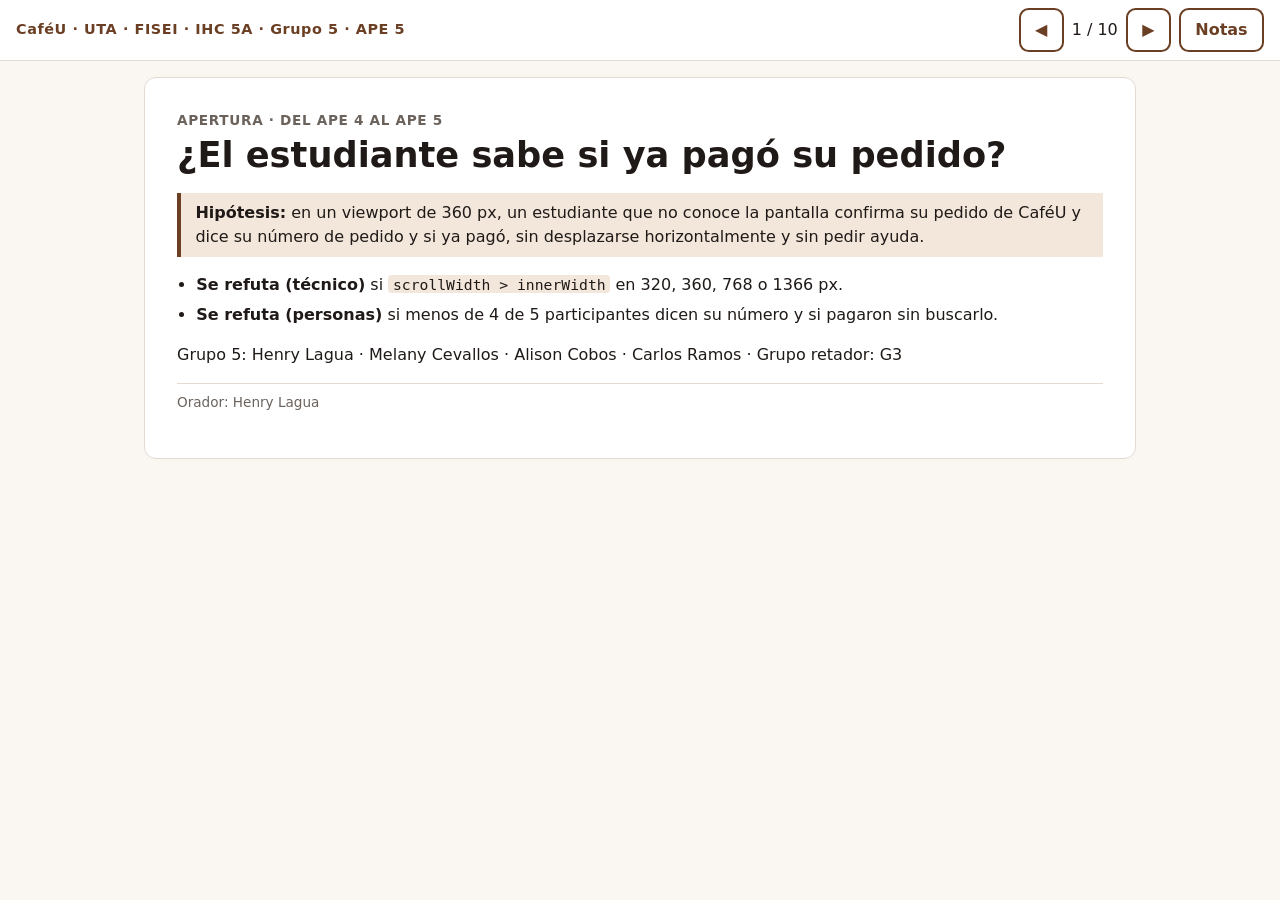
<file: presentacion/index.html>
<!doctype html>
<html lang="es">
<head>
<meta charset="utf-8">
<meta name="viewport" content="width=device-width, initial-scale=1">
<title>APE 5 · CaféU · Grupo 5</title>
<style>
  :root {
    --texto: #1F1A17; --suave: #6B625C; --fondo: #FAF7F3; --sup: #fff;
    --primario: #6B3F24; --primario-suave: #F3E7DC; --ok: #2E7D4F; --mal: #B3261E; --foco: #1F1A17; --borde: #E3DAD2;
  }
  * { box-sizing: border-box; }
  html, body { margin: 0; height: 100%; }
  body { background: var(--fondo); color: var(--texto); font: 1rem/1.5 "Inter", "Segoe UI", system-ui, Roboto, sans-serif; }
  .barra { display: flex; flex-wrap: wrap; gap: .5rem; align-items: center; justify-content: space-between;
           padding: .5rem 1rem; background: var(--sup); border-bottom: 1px solid var(--borde); }
  .barra p { margin: 0; font-weight: 700; font-size: .9rem; letter-spacing: .04em; color: var(--primario); }
  .controles { display: flex; gap: .5rem; align-items: center; }
  button { font: inherit; font-weight: 600; min-height: 2.75rem; min-width: 2.75rem; padding: .25rem .9rem;
           border: 2px solid var(--primario); border-radius: .6rem; background: var(--sup); color: var(--primario); cursor: pointer; }
  button:focus-visible { outline: 3px solid var(--foco); outline-offset: 3px; }
  main { max-width: 64rem; margin: 0 auto; padding: 1rem; }
  section.diapo { display: none; background: var(--sup); border: 1px solid var(--borde); border-radius: .75rem; padding: 1.25rem; }
  section.diapo.activa { display: block; }
  .meta { color: var(--suave); font-size: .85rem; font-weight: 700; text-transform: uppercase; letter-spacing: .05em; margin: 0 0 .25rem; }
  h1 { font-size: clamp(1.4rem, 4vw, 2.2rem); line-height: 1.2; margin: 0 0 1rem; }
  h2 { font-size: clamp(1.25rem, 3.4vw, 1.8rem); line-height: 1.2; margin: 0 0 1rem; }
  ul { padding-left: 1.2rem; margin: 0 0 1rem; } li { margin-bottom: .4rem; }
  code { background: var(--primario-suave); padding: .05rem .3rem; border-radius: .25rem; font-size: .92em; overflow-wrap: anywhere; }
  .dos { display: grid; gap: 1rem; }
  figure { margin: 0; } figure img { width: 100%; height: auto; border: 1px solid var(--borde); border-radius: .4rem; display: block; }
  .dos figure img { width: auto; max-width: 100%; max-height: 70vh; margin: 0 auto; }
  figcaption { font-size: .85rem; color: var(--suave); margin-top: .3rem; }
  .imgs { display: grid; grid-template-columns: repeat(2, 1fr); gap: .75rem; }
  .tabla { overflow-x: auto; } table { border-collapse: collapse; width: 100%; font-size: .92rem; }
  th, td { border: 1px solid var(--borde); padding: .4rem .5rem; text-align: left; } th { background: var(--primario-suave); }
  .ok { color: var(--ok); font-weight: 700; } .mal { color: var(--mal); font-weight: 700; }
  .cita { border-left: 4px solid var(--primario); padding: .5rem .9rem; background: var(--primario-suave); margin: 0 0 1rem; }
  .pendiente { border: 2px dashed var(--suave); padding: .6rem .9rem; border-radius: .4rem; color: var(--suave); }
  .orador { margin-top: 1rem; font-size: .85rem; color: var(--suave); border-top: 1px solid var(--borde); padding-top: .5rem; }
  .notas { display: none; margin-top: .75rem; padding: .75rem; background: #fff8e6; border: 1px solid #e0c27a; border-radius: .4rem; font-size: .9rem; }
  body.con-notas .notas { display: block; }
  @media (min-width: 48rem) {
    .dos { grid-template-columns: 1fr 1fr; align-items: start; }
    .imgs { grid-template-columns: repeat(4, 1fr); }
    section.diapo { padding: 2rem; }
  }
  @media print {
    .barra { display: none; } section.diapo { display: block; page-break-after: always; border: 0; }
  }
</style>
</head>
<body>
<header class="barra">
  <p>CaféU · UTA · FISEI · IHC 5A · Grupo 5 · APE 5</p>
  <div class="controles">
    <button type="button" id="ant" aria-label="Diapositiva anterior">◀</button>
    <span id="contador" aria-live="polite">1 / 10</span>
    <button type="button" id="sig" aria-label="Diapositiva siguiente">▶</button>
    <button type="button" id="btn-notas" aria-pressed="false">Notas</button>
  </div>
</header>

<main id="diapos">

<section class="diapo activa" aria-labelledby="d1">
  <p class="meta">Apertura · del APE 4 al APE 5</p>
  <h1 id="d1">¿El estudiante sabe si ya pagó su pedido?</h1>
  <p class="cita"><strong>Hipótesis:</strong> en un viewport de 360 px, un estudiante que no conoce la pantalla confirma su pedido de CaféU y dice su número de pedido y si ya pagó, sin desplazarse horizontalmente y sin pedir ayuda.</p>
  <ul>
    <li><strong>Se refuta (técnico)</strong> si <code>scrollWidth &gt; innerWidth</code> en 320, 360, 768 o 1366 px.</li>
    <li><strong>Se refuta (personas)</strong> si menos de 4 de 5 participantes dicen su número y si pagaron sin buscarlo.</li>
  </ul>
  <p>Grupo 5: Henry Lagua · Melany Cevallos · Alison Cobos · Carlos Ramos · Grupo retador: G3</p>
  <p class="orador">Orador: Henry Lagua</p>
  <div class="notas">Recordar que CaféU viene del APE 4 (prototipo móvil v3.1). En el APE 5 lo convertimos en una interfaz web adaptable.</div>
</section>

<section class="diapo" aria-labelledby="d2">
  <p class="meta">Ficha de aplicación</p>
  <h2 id="d2">«Mi pedido → Confirmar y pagar»</h2>
  <div class="tabla"><table>
    <tbody>
      <tr><th>Actor</th><td>Estudiante con poco tiempo entre clases que pide desde el celular</td></tr>
      <tr><th>Tarea</th><td>Confirmar y pagar su pedido para retirarlo sin hacer fila</td></tr>
      <tr><th>Dato clave</th><td>Productos, total <strong>$4.25</strong>, retiro en el Edificio central (10 min), tarjeta universitaria</td></tr>
      <tr><th>Acción principal</th><td>«Confirmar y pagar · $4.25»</td></tr>
      <tr><th>Resultado visible</th><td>«Pedido <strong>#A24</strong> confirmado y pagado…» en <code>role="status"</code>; saldo $10.00 → $5.75</td></tr>
      <tr><th>Corregir o cancelar</th><td>«Cancelar pedido» devuelve los $4.25</td></tr>
      <tr><th>Regla</th><td>Un pedido se cobra una sola vez (respuesta al temor de doble cobro del APE 4, D1)</td></tr>
    </tbody>
  </table></div>
  <p class="orador">Orador: Henry Lagua</p>
</section>

<section class="diapo" aria-labelledby="d3">
  <p class="meta">Diagnóstico · boceto A</p>
  <h2 id="d3">El boceto de escritorio falla de dos maneras en el teléfono</h2>
  <div class="dos">
    <ul>
      <li><code>body { width: 960px }</code> y columnas de 580 + 360 px.</li>
      <li><strong>Sin emulación móvil:</strong> <code>scrollWidth = 960</code> frente a <code>innerWidth = 360</code> → <span class="mal">+600 px</span>. «Estado del pedido» empieza en x = 600: el estudiante paga y no ve si se cobró.</li>
      <li><strong>Con emulación móvil:</strong> Chromium aleja la página (<code>scale = 0,375</code>) → texto de <span class="mal">6,75 px</span>. Cabe, pero no se lee.</li>
      <li>Rompe H1, H9 y WCAG 1.4.10.</li>
    </ul>
    <figure><img src="../evidencias/A-360.png" alt="Boceto A de Mi pedido a 360 px: el panel de estado queda fuera de la pantalla; franja roja con desborde de más 600 px"><figcaption>Boceto A a 360 × 800</figcaption></figure>
  </div>
  <p class="orador">Oradora: Melany Cevallos</p>
  <div class="notas">En vivo: abrir prototipos/prototipo-A.html a 360 px y ejecutar document.documentElement.scrollWidth. Con tipo de dispositivo «Mobile» no se ve la barra horizontal: explicar la escala 0,375.</div>
</section>

<section class="diapo" aria-labelledby="d4">
  <p class="meta">Estructura · HTML5</p>
  <h2 id="d4">Primero el orden de la tarea</h2>
  <ul>
    <li><code>&lt;article&gt;</code>: productos y un <code>&lt;dl&gt;</code> con Total, Retiro y Pago <strong>antes</strong> de «Confirmar y pagar».</li>
    <li><code>&lt;section&gt;</code>: «Estado de tu pedido» con <code>&lt;p role="status" aria-live="polite"&gt;</code> y «Cancelar pedido».</li>
    <li>Solo <code>&lt;button&gt;</code> nativos: Tab, Enter y Espacio sin código extra.</li>
    <li>Sin CSS, la página se lee en orden: pedido → total → pagar → estado → cancelar.</li>
  </ul>
  <p class="orador">Oradora: Melany Cevallos</p>
</section>

<section class="diapo" aria-labelledby="d5">
  <p class="meta">CSS · Mobile-First</p>
  <h2 id="d5">Una columna antes que dos: corte en 48rem</h2>
  <div class="dos">
    <ul>
      <li>Base: <code>.disposicion { grid-template-columns: 1fr }</code>.</li>
      <li><code>@media (min-width: 48rem)</code> → <code>3fr 2fr</code>. Solo cambia la geometría.</li>
      <li>Sin <code>order</code>: el orden de Tab es el del DOM.</li>
      <li>767 px → 1 columna · 768 px → 2 columnas (417,6 · 278,4 px).</li>
      <li>Paleta CaféU del APE 4, botones de 44 px, <code>:focus-visible</code> y <code>prefers-reduced-motion</code>.</li>
    </ul>
    <figure><img src="../evidencias/B-768.png" alt="Mi pedido a 768 px en dos columnas, desborde 0 px"><figcaption>Versión B a 768 × 1024</figcaption></figure>
  </div>
  <p class="orador">Oradora: Alison Cobos</p>
</section>

<section class="diapo" aria-labelledby="d6">
  <p class="meta">Interacción · prevención de errores</p>
  <h2 id="d6">Pendiente → Confirmado → Cancelado</h2>
  <ul>
    <li>Al pagar: <code>disabled</code>, texto «Pedido #A24 pagado», saldo $10.00 → $5.75 y <code>btnCancelar.focus()</code>.</li>
    <li>5 intentos más de pagar: el saldo sigue en $5.75. <span class="ok">0 cobros duplicados.</span></li>
    <li>Al cancelar: se devuelven $4.25, el botón se oculta y <code>btnConfirmar.focus()</code>.</li>
    <li><strong>Hallazgo H-01:</strong> sin margen, un doble Enter pagaba y cancelaba al instante <span class="mal">(cancelado, $10.00)</span>. Con 600 ms de margen en «Cancelar pedido»: <span class="ok">confirmado, $5.75</span>.</li>
  </ul>
  <p class="orador">Oradora: Alison Cobos</p>
  <div class="notas">En vivo: Tab → Enter Enter. El pedido sigue pagado. Esperar 1 s → Espacio → se devuelven $4.25.</div>
</section>

<section class="diapo" aria-labelledby="d7">
  <p class="meta">Laboratorio QA · 100 % de zoom</p>
  <h2 id="d7">scrollWidth = innerWidth en los cuatro viewports</h2>
  <div class="tabla"><table>
    <thead><tr><th>Viewport</th><th>Versión B</th><th>Boceto A</th></tr></thead>
    <tbody>
      <tr><td>320 × 720</td><td class="ok">320 / 320 · 0 px</td><td class="mal">+640 px</td></tr>
      <tr><td>360 × 800</td><td class="ok">360 / 360 · 0 px</td><td class="mal">+600 px</td></tr>
      <tr><td>768 × 1024</td><td class="ok">768 / 768 · 0 px</td><td class="mal">+192 px</td></tr>
      <tr><td>1366 × 768</td><td class="ok">1366 / 1366 · 0 px</td><td>0 px</td></tr>
    </tbody>
  </table></div>
  <div class="imgs" style="margin-top:1rem">
    <figure><img src="../evidencias/B-320.png" alt="Mi pedido a 320 px, desborde 0"><figcaption>320</figcaption></figure>
    <figure><img src="../evidencias/B-360-confirmada.png" alt="Mi pedido a 360 px con el pedido A24 pagado"><figcaption>360 · pagado</figcaption></figure>
    <figure><img src="../evidencias/B-768.png" alt="Mi pedido a 768 px"><figcaption>768</figcaption></figure>
    <figure><img src="../evidencias/B-1366.png" alt="Mi pedido a 1366 px"><figcaption>1366</figcaption></figure>
  </div>
  <p>Suite automática: <strong>10 de 10</strong>.</p>
  <p class="orador">Orador: Carlos Ramos</p>
</section>

<section class="diapo" aria-labelledby="d8">
  <p class="meta">Validación con personas</p>
  <h2 id="d8">Observación en aula con consigna neutral</h2>
  <p class="cita">«Ya elegiste tu café y tu sánduche. Termina tu compra para poder retirarla, y después dime tu número de pedido y si ya pagaste. Luego imagina que te equivocaste: deshaz la compra.»</p>
  <ul>
    <li><strong>Versión B (5 participantes):</strong> tiempo medio de 14,4 s · 0 errores · 0 ayudas.</li>
    <li><strong>Comprensión:</strong> 5 de 5 dijeron #A24 y confirmaron el pago de inmediato.</li>
    <li><strong>Boceto A (control P-06):</strong> 36 s, 2 errores de navegación por scroll horizontal (+600 px).</li>
  </ul>
  <p class="orador">Orador: Carlos Ramos</p>
</section>

<section class="diapo" aria-labelledby="d9">
  <p class="meta">Defensa ante G3 · GitHub</p>
  <h2 id="d9">Que quepa no significa que se entienda</h2>
  <ul>
    <li><strong>P1:</strong> en 48rem solo cambia <code>grid-template-columns</code>; el DOM no se reordena.</li>
    <li><strong>P2:</strong> <code>disabled</code>, la API rechaza el segundo cobro y hay un margen de 600 ms; el foco va a «Cancelar pedido» y vuelve a «Confirmar y pagar».</li>
    <li><strong>Objeción:</strong> de acuerdo. El boceto A también «cabe» en emulación móvil, pero con texto de 6,75 px. Por eso separamos la evidencia técnica (<code>pruebas.md</code>) de la evidencia con personas (<code>checklist.md</code>).</li>
  </ul>
  <div class="tabla"><table>
    <thead><tr><th>Rama</th><th>Integrante</th><th>Revisa</th></tr></thead>
    <tbody>
      <tr><td><code>plan-clases</code></td><td>Henry</td><td>Melany</td></tr>
      <tr><td><code>prototipo-html</code></td><td>Melany</td><td>Alison</td></tr>
      <tr><td><code>interfaz-responsive</code></td><td>Alison</td><td>Carlos</td></tr>
      <tr><td><code>pruebas-informe</code></td><td>Carlos</td><td>Henry</td></tr>
    </tbody>
  </table></div>
  <p class="orador">Los cuatro integrantes</p>
</section>

<section class="diapo" aria-labelledby="d10">
  <p class="meta">Cierre</p>
  <h2 id="d10">Conclusiones</h2>
  <ul>
    <li><strong>Medido:</strong> 0 px de desborde en 320, 360, 768 y 1366 px; la tarea completa solo con teclado; 0 cobros duplicados; suite 10/10.</li>
    <li><strong>Corregido:</strong> H-01, el doble Enter que cancelaba el pedido recién pagado.</li>
    <li><strong>Limitación:</strong> pocos participantes, sin lector de pantalla real y pago simulado en el navegador.</li>
    <li><strong>Siguiente iteración:</strong> 5 participantes en teléfonos reales con NVDA y TalkBack, cobro único en el servidor y el estado «pago rechazado» del APE 4.</li>
  </ul>
  <p>Repositorio: <code>github.com/Hlagua/APE5_IHC</code></p>
  <p class="orador">Orador: Henry Lagua</p>
</section>

</main>

<script>
  const diapos = [...document.querySelectorAll('.diapo')];
  const contador = document.getElementById('contador');
  const btnNotas = document.getElementById('btn-notas');
  let i = 0;
  function ir(n) {
    i = Math.max(0, Math.min(diapos.length - 1, n));
    diapos.forEach((d, k) => d.classList.toggle('activa', k === i));
    contador.textContent = (i + 1) + ' / ' + diapos.length;
    try { history.replaceState(null, '', '#' + (i + 1)); } catch (e) {}
  }
  document.getElementById('ant').addEventListener('click', () => ir(i - 1));
  document.getElementById('sig').addEventListener('click', () => ir(i + 1));
  btnNotas.addEventListener('click', () => {
    const on = document.body.classList.toggle('con-notas');
    btnNotas.setAttribute('aria-pressed', String(on));
  });
  document.addEventListener('keydown', (e) => {
    if (e.target.closest && e.target.closest('button')) {
      if (e.key === 'ArrowRight' || e.key === 'ArrowLeft') e.preventDefault(); else return;
    }
    if (e.key === 'ArrowRight' || e.key === 'PageDown') ir(i + 1);
    else if (e.key === 'ArrowLeft' || e.key === 'PageUp') ir(i - 1);
    else if (e.key === 'n' || e.key === 'N') btnNotas.click();
  });
  const h = parseInt(location.hash.slice(1), 10);
  ir(Number.isFinite(h) ? h - 1 : 0);
</script>
</body>
</html>
</file>
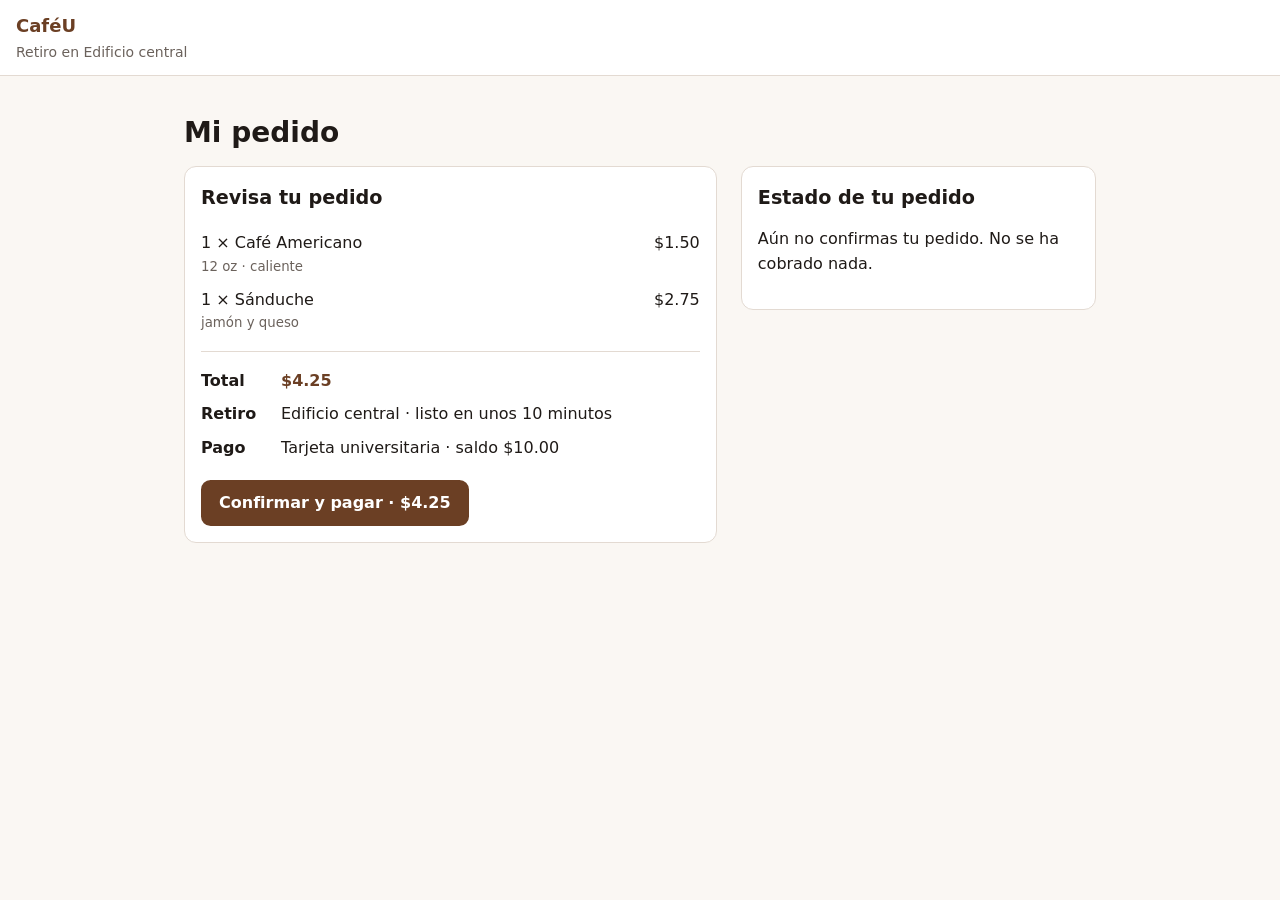
<file: src/index.html>
<!doctype html>
<html lang="es">
<head>
  <meta charset="utf-8">
  <meta name="viewport" content="width=device-width, initial-scale=1">
  <title>CaféU · Mi pedido</title>
  <link rel="stylesheet" href="estilos.css">
  <script src="api.js" defer></script>
  <script src="interaccion.js" defer></script>
</head>
<body>
  <header class="cabecera">
    <p class="marca">CaféU</p>
    <p class="sede">Retiro en Edificio central</p>
  </header>

  <main class="contenido">
    <h1>Mi pedido</h1>

    <div class="disposicion">
      <!-- Componente 1: tarjeta del pedido (dato clave + acción principal) -->
      <article class="tarjeta" aria-labelledby="titulo-pedido">
        <h2 id="titulo-pedido">Revisa tu pedido</h2>
        <ul class="productos">
          <li><span>1 × Café Americano <small>12 oz · caliente</small></span> <span>$1.50</span></li>
          <li><span>1 × Sánduche <small>jamón y queso</small></span> <span>$2.75</span></li>
        </ul>
        <dl class="datos">
          <div>
            <dt>Total</dt>
            <dd id="total">$4.25</dd>
          </div>
          <div>
            <dt>Retiro</dt>
            <dd>Edificio central · listo en unos 10 minutos</dd>
          </div>
          <div>
            <dt>Pago</dt>
            <dd>Tarjeta universitaria · saldo <span id="saldo">$10.00</span></dd>
          </div>
        </dl>
        <button type="button" id="btn-confirmar" class="boton boton--primario">
          Confirmar y pagar · $4.25
        </button>
      </article>

      <!-- Componente 2: estado del pedido (resultado visible + cancelación) -->
      <section class="resumen" aria-labelledby="titulo-estado" data-estado="pendiente">
        <h2 id="titulo-estado">Estado de tu pedido</h2>
        <p id="estado" role="status" aria-live="polite">Aún no confirmas tu pedido. No se ha cobrado nada.</p>
        <button type="button" id="btn-cancelar" class="boton boton--secundario" hidden>
          Cancelar pedido
        </button>
      </section>
    </div>
  </main>
</body>
</html>
</file>
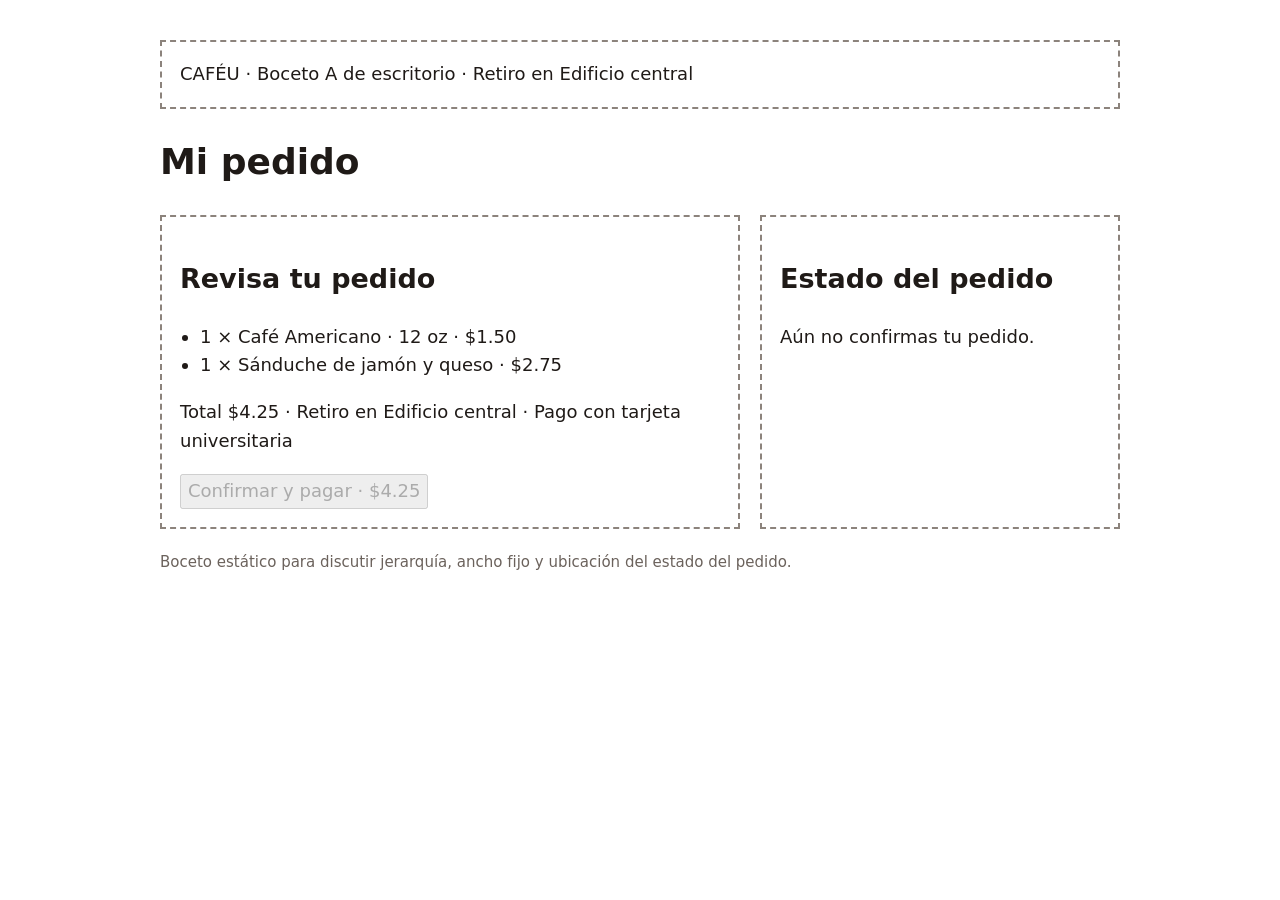
<file: prototipos/prototipo-A.html>
<!doctype html><html lang="es"><meta charset="utf-8"><meta name="viewport" content="width=device-width, initial-scale=1"><title>CaféU · Mi pedido</title><style>body{width:960px;margin:40px auto;font:18px/1.6 system-ui;color:#1F1A17}header,article,aside{padding:18px;border:2px dashed #8C837C}main{display:grid;grid-template-columns:580px 360px;gap:20px}ul{margin:0;padding-left:20px}button{font:inherit}small{color:#6B625C}</style><header>CAFÉU · Boceto A de escritorio · Retiro en Edificio central</header><h1>Mi pedido</h1><main><article><h2>Revisa tu pedido</h2><ul><li>1 × Café Americano · 12 oz · $1.50</li><li>1 × Sánduche de jamón y queso · $2.75</li></ul><p>Total $4.25 · Retiro en Edificio central · Pago con tarjeta universitaria</p><button disabled>Confirmar y pagar · $4.25</button></article><aside><h2>Estado del pedido</h2><p>Aún no confirmas tu pedido.</p></aside></main><p><small>Boceto estático para discutir jerarquía, ancho fijo y ubicación del estado del pedido.</small></p></html>
</file>
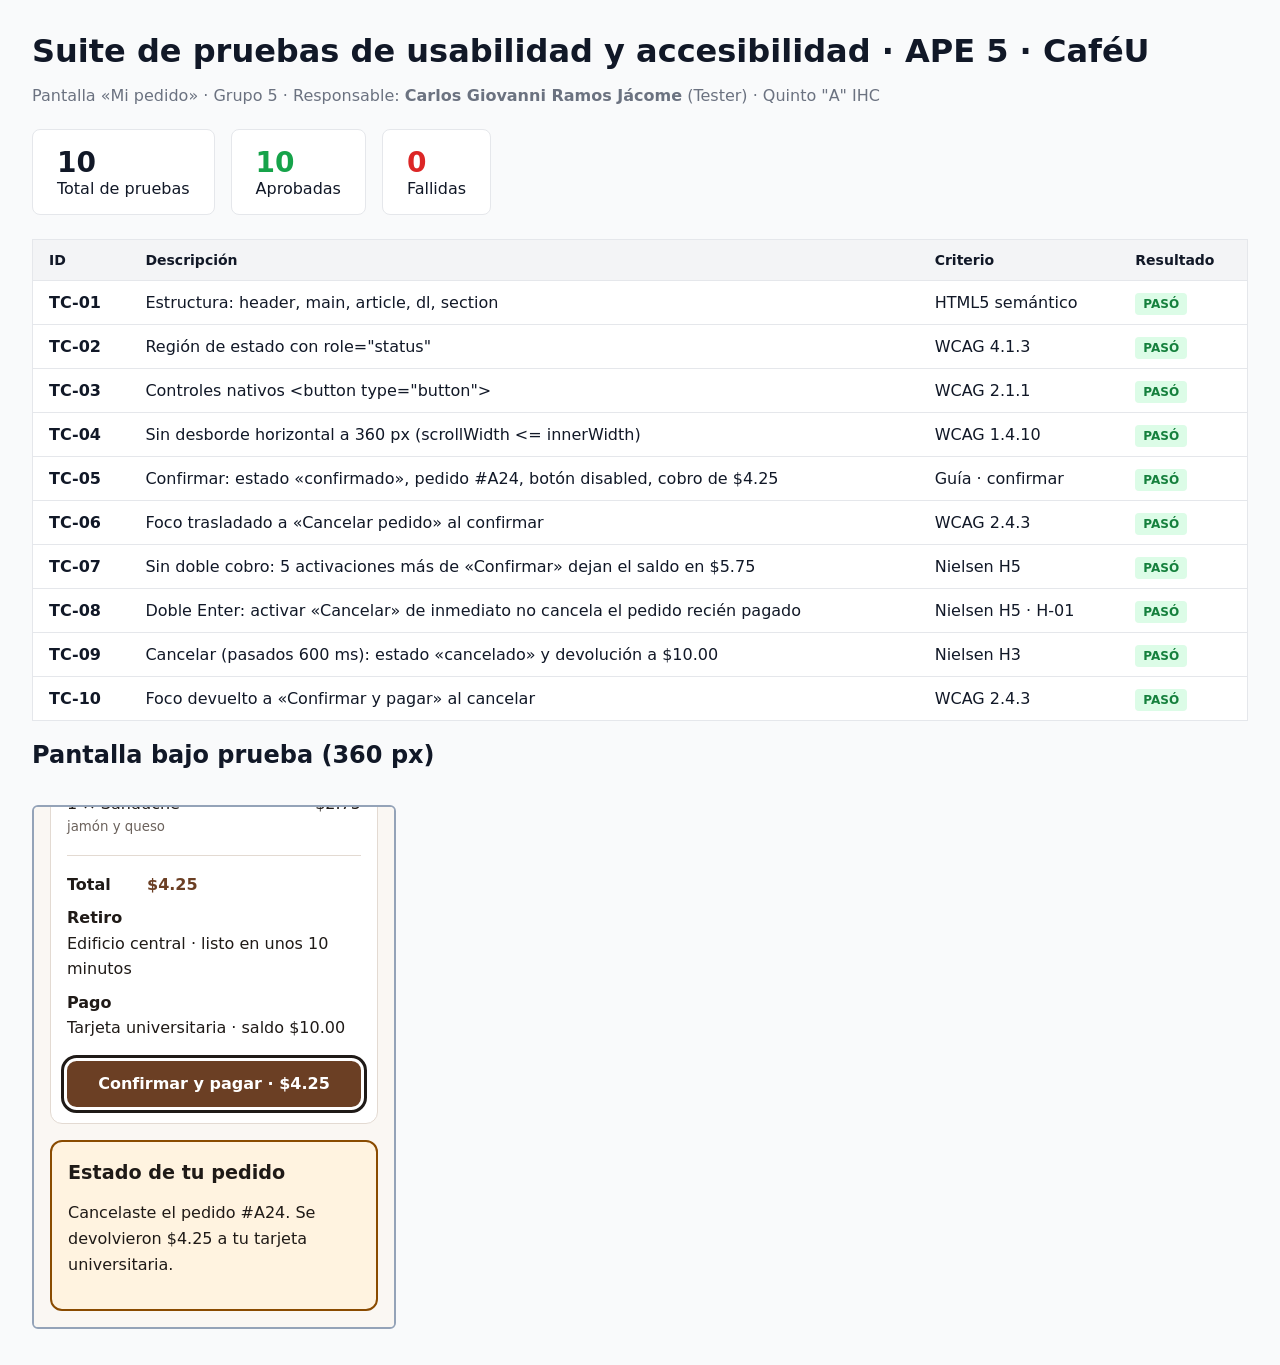
<file: tests/test_runner.html>
<!doctype html>
<html lang="es">
<head>
  <meta charset="utf-8">
  <title>Suite de pruebas · APE 5 · CaféU «Mi pedido»</title>
  <style>
    body { font-family: system-ui, sans-serif; margin: 2rem; background: #f9fafb; color: #111827; }
    h1 { margin-bottom: 0.5rem; }
    .meta { color: #6b7280; margin-bottom: 1.5rem; }
    .summary { display: flex; flex-wrap: wrap; gap: 1rem; margin-bottom: 1.5rem; }
    .card { background: white; padding: 1rem 1.5rem; border-radius: 8px; border: 1px solid #e5e7eb; }
    .card .val { font-size: 1.75rem; font-weight: 700; }
    .card.pass .val { color: #16a34a; }
    .card.fail .val { color: #dc2626; }
    .tabla { overflow-x: auto; }
    table { width: 100%; border-collapse: collapse; background: white; border: 1px solid #e5e7eb; }
    th, td { padding: 0.75rem 1rem; text-align: left; border-bottom: 1px solid #e5e7eb; }
    th { background: #f3f4f6; font-size: 0.875rem; }
    .badge { padding: 0.25rem 0.5rem; border-radius: 4px; font-weight: 600; font-size: 0.75rem; }
    .badge-pass { background: #dcfce7; color: #15803d; }
    .badge-fail { background: #fee2e2; color: #b91c1c; }
    iframe { width: 360px; max-width: 100%; height: 520px; border: 2px solid #94a3b8; border-radius: 6px; margin-top: 1rem; }
  </style>
</head>
<body>
  <h1>Suite de pruebas de usabilidad y accesibilidad · APE 5 · CaféU</h1>
  <p class="meta">Pantalla «Mi pedido» · Grupo 5 · Responsable: <strong>Carlos Giovanni Ramos Jácome</strong> (Tester) · Quinto "A" IHC</p>

  <div class="summary">
    <div class="card"><div class="val" id="total-tests">0</div><div>Total de pruebas</div></div>
    <div class="card pass"><div class="val" id="pass-tests">0</div><div>Aprobadas</div></div>
    <div class="card fail"><div class="val" id="fail-tests">0</div><div>Fallidas</div></div>
  </div>

  <div class="tabla"><table>
    <thead>
      <tr><th>ID</th><th>Descripción</th><th>Criterio</th><th>Resultado</th></tr>
    </thead>
    <tbody id="test-rows"></tbody>
  </table></div>

  <h2>Pantalla bajo prueba (360 px)</h2>
  <iframe id="test-frame" src="../src/index.html" title="CaféU · Mi pedido"></iframe>

  <script>
    const frame = document.getElementById('test-frame');
    const rows = document.getElementById('test-rows');
    const esperar = (ms) => new Promise(r => setTimeout(r, ms));

    frame.onload = async () => {
      const doc = frame.contentDocument;
      const win = frame.contentWindow;

      // La API guarda el pedido en sessionStorage. Si la pestaña ya tenía un pedido,
      // se reinicia y se recarga el iframe para partir de «pendiente».
      if (doc.querySelector('.resumen').dataset.estado !== 'pendiente' && win.PedidoAPI) {
        win.PedidoAPI.reiniciar();
        win.location.reload();
        return;
      }

      const $ = (id) => doc.getElementById(id);
      const estado = () => doc.querySelector('.resumen').dataset.estado;
      const saldo = () => $('saldo').textContent;

      const tests = [
        { id: 'TC-01', crit: 'HTML5 semántico', desc: 'Estructura: header, main, article, dl, section',
          run: () => doc.querySelector('header') && doc.querySelector('main') && doc.querySelector('article.tarjeta') &&
                     doc.querySelector('dl.datos') && doc.querySelector('section.resumen') },
        { id: 'TC-02', crit: 'WCAG 4.1.3', desc: 'Región de estado con role="status"',
          run: () => $('estado') && $('estado').getAttribute('role') === 'status' },
        { id: 'TC-03', crit: 'WCAG 2.1.1', desc: 'Controles nativos <button type="button">',
          run: () => $('btn-confirmar').type === 'button' && $('btn-cancelar').type === 'button' },
        { id: 'TC-04', crit: 'WCAG 1.4.10', desc: 'Sin desborde horizontal a 360 px (scrollWidth <= innerWidth)',
          run: () => doc.documentElement.scrollWidth <= win.innerWidth },
        { id: 'TC-05', crit: 'Guía · confirmar', desc: 'Confirmar: estado «confirmado», pedido #A24, botón disabled, cobro de $4.25',
          run: () => {
            $('btn-confirmar').click();
            return estado() === 'confirmado' && $('btn-confirmar').disabled && !$('btn-cancelar').hidden &&
                   saldo() === '$5.75' && $('estado').textContent.includes('#A24');
          } },
        { id: 'TC-06', crit: 'WCAG 2.4.3', desc: 'Foco trasladado a «Cancelar pedido» al confirmar',
          run: () => doc.activeElement === $('btn-cancelar') },
        { id: 'TC-07', crit: 'Nielsen H5', desc: 'Sin doble cobro: 5 activaciones más de «Confirmar» dejan el saldo en $5.75',
          run: () => { for (let i = 0; i < 5; i++) $('btn-confirmar').click(); return saldo() === '$5.75'; } },
        { id: 'TC-08', crit: 'Nielsen H5 · H-01', desc: 'Doble Enter: activar «Cancelar» de inmediato no cancela el pedido recién pagado',
          run: () => { $('btn-cancelar').click(); return estado() === 'confirmado' && saldo() === '$5.75'; } },
        { id: 'TC-09', crit: 'Nielsen H3', desc: 'Cancelar (pasados 600 ms): estado «cancelado» y devolución a $10.00',
          run: async () => {
            await esperar(700);
            $('btn-cancelar').click();
            return estado() === 'cancelado' && !$('btn-confirmar').disabled && $('btn-cancelar').hidden && saldo() === '$10.00';
          } },
        { id: 'TC-10', crit: 'WCAG 2.4.3', desc: 'Foco devuelto a «Confirmar y pagar» al cancelar',
          run: () => doc.activeElement === $('btn-confirmar') }
      ];

      let ok = 0, ko = 0;
      for (const t of tests) {
        let r = false;
        try { r = !!(await t.run()); } catch (e) { console.error(t.id, e); }
        r ? ok++ : ko++;
        const tr = document.createElement('tr');
        tr.innerHTML = `<td><strong>${t.id}</strong></td><td>${t.desc.replace(/</g, '&lt;')}</td><td>${t.crit}</td>` +
          `<td><span class="badge ${r ? 'badge-pass' : 'badge-fail'}">${r ? 'PASÓ' : 'FALLÓ'}</span></td>`;
        rows.appendChild(tr);
      }
      // deja la pantalla de prueba limpia para quien la abra después
      win.PedidoAPI.reiniciar();
      document.getElementById('total-tests').textContent = tests.length;
      document.getElementById('pass-tests').textContent = ok;
      document.getElementById('fail-tests').textContent = ko;
    };
  </script>
</body>
</html>
</file>
<file: src/estilos.css>
/**
 * APE 5 · CaféU · «Mi pedido» (versión B, Mobile-First)
 * 1. Una sola columna base para móviles (320 y 360 px).
 * 2. Dos columnas desde @media (min-width: 48rem) (768 px), sin alterar el orden del DOM.
 * Paleta tomada del prototipo CaféU v3.1 del APE 4.
 */

:root {
  --texto: #1F1A17;
  --texto-sec: #6B625C;
  --fondo: #FAF7F3;
  --superficie: #FFFFFF;
  --borde: #E3DAD2;
  --primario: #6B3F24;
  --primario-presionado: #4E2D19;
  --primario-suave: #F3E7DC;
  --exito: #2E7D4F;
  --exito-suave: #E6F4EC;
  --aviso: #8A4B00;
  --aviso-suave: #FFF3E0;
  --deshab: #E2DCD6;
  --texto-deshab: #5E5650;
  --foco: #1F1A17;
}

*,
*::before,
*::after {
  box-sizing: border-box;
}

body {
  margin: 0;
  background: var(--fondo);
  color: var(--texto);
  font: 1rem/1.6 "Inter", "Segoe UI", system-ui, -apple-system, Roboto, Arial, sans-serif;
}

/* Cabecera de marca, fuera de la tarea principal */
.cabecera {
  background: var(--superficie);
  border-bottom: 1px solid var(--borde);
  padding: 0.75rem 1rem;
}

.marca {
  margin: 0;
  font-weight: 700;
  color: var(--primario);
  font-size: 1.125rem;
}

.sede {
  margin: 0;
  color: var(--texto-sec);
  font-size: 0.875rem;
}

/* Ancho fluido: nada de 960 px fijos */
.contenido {
  width: 100%;
  max-width: 60rem;
  margin: 0 auto;
  padding: 1rem;
}

h1 {
  font-size: 1.75rem;
  line-height: 1.2;
  margin: 0.5rem 0 1rem;
}

h2 {
  font-size: 1.2rem;
  margin: 0 0 0.75rem;
}

/* Mobile-First: una columna por defecto (tarjeta arriba, estado debajo) */
.disposicion {
  display: grid;
  grid-template-columns: 1fr;
  gap: 1rem;
}

.tarjeta,
.resumen {
  background: var(--superficie);
  border: 1px solid var(--borde);
  border-radius: 0.75rem;
  padding: 1rem;
  min-width: 0; /* permite que el texto largo se ajuste dentro de la cuadrícula */
}

.productos {
  list-style: none;
  margin: 0 0 0.75rem;
  padding: 0 0 0.75rem;
  border-bottom: 1px solid var(--borde);
}

.productos li {
  display: flex;
  justify-content: space-between;
  gap: 0.75rem;
  padding: 0.3rem 0;
}

.productos small {
  display: block;
  color: var(--texto-sec);
}

/* Jerarquía: total, retiro y pago antes del botón */
.datos {
  margin: 0 0 1rem;
}

.datos div {
  display: flex;
  flex-wrap: wrap;
  gap: 0 0.5rem;
  padding: 0.25rem 0;
}

.datos dt {
  font-weight: 700;
  min-width: 4.5rem;
}

.datos dd {
  margin: 0;
  overflow-wrap: anywhere;
}

#total {
  font-weight: 700;
  color: var(--primario);
}

/* Visibilidad del estado del pedido */
.resumen p {
  margin: 0 0 1rem;
  overflow-wrap: anywhere;
}

.resumen[data-estado="confirmado"] {
  background: var(--exito-suave);
  border: 2px solid var(--exito);
}

.resumen[data-estado="cancelado"] {
  background: var(--aviso-suave);
  border: 2px solid var(--aviso);
}

/* Botones nativos con objetivo táctil de al menos 44 px */
.boton {
  font: inherit;
  font-weight: 600;
  min-height: 2.75rem;
  width: 100%;
  padding: 0.5rem 1rem;
  border-radius: 0.6rem;
  border: 2px solid var(--primario);
  cursor: pointer;
  transition: background-color 0.2s ease, border-color 0.2s ease;
}

.boton--primario {
  background: var(--primario);
  color: #fff;
}

.boton--primario:hover:not(:disabled) {
  background: var(--primario-presionado);
}

.boton--secundario {
  background: var(--superficie);
  color: var(--primario);
}

.boton:disabled {
  background: var(--deshab);
  border-color: var(--deshab);
  color: var(--texto-deshab);
  cursor: not-allowed;
}

.boton:focus-visible {
  outline: 3px solid var(--foco);
  outline-offset: 3px;
}

/* Punto de corte: a 48rem (768 px con fuente de 16 px) se activan dos columnas */
@media (min-width: 48rem) {
  .contenido {
    padding: 2rem 1.5rem;
  }

  .disposicion {
    grid-template-columns: 3fr 2fr;
    align-items: start;
    gap: 1.5rem;
  }

  .boton {
    width: auto;
    min-width: 12rem;
  }
}

/* Respeta la preferencia del sistema de reducir animaciones (WCAG 2.3.3) */
@media (prefers-reduced-motion: reduce) {
  .boton {
    transition: none;
  }
}
</file>
